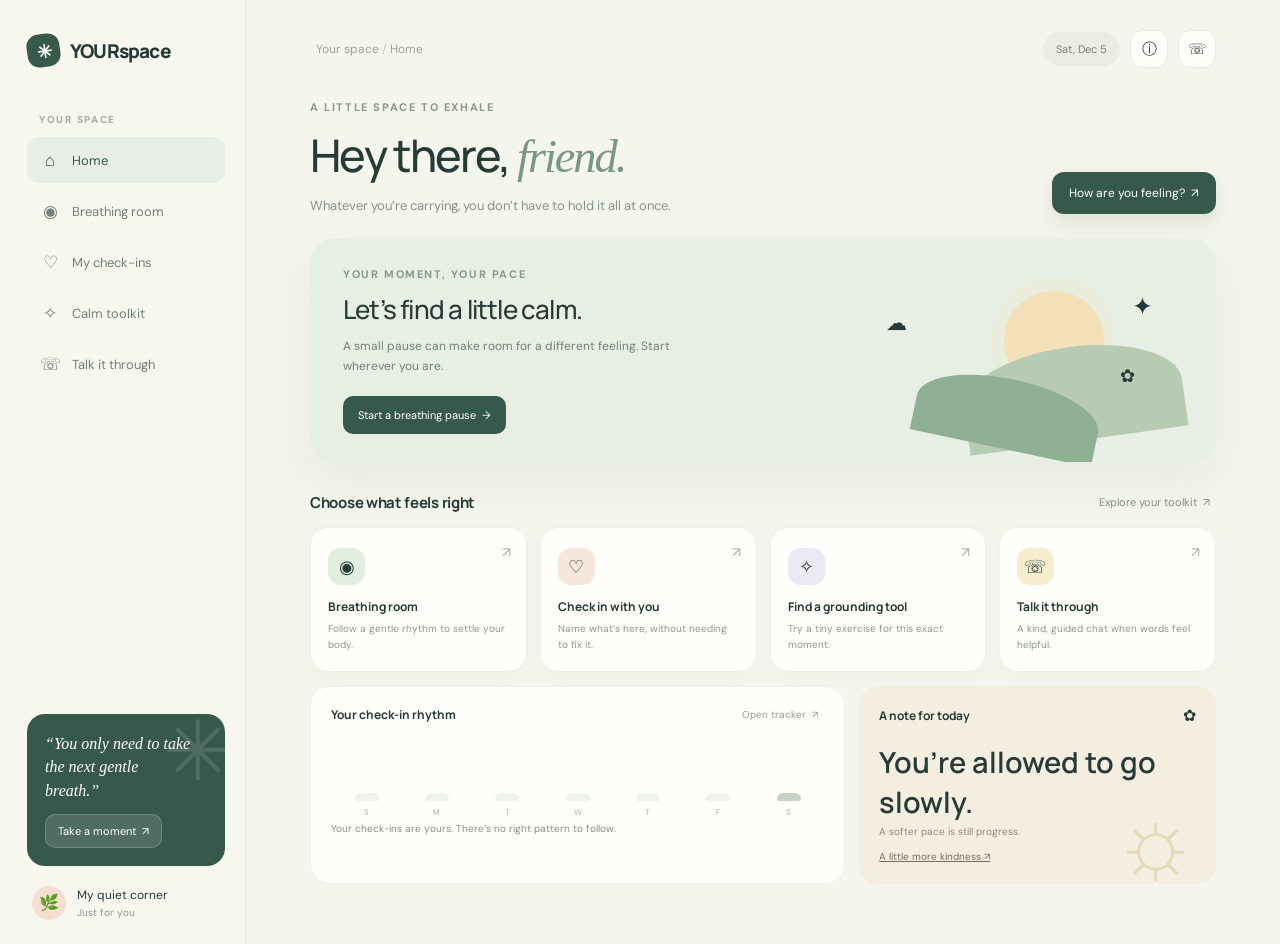
<file: yourspace/index.html>
<!doctype html>
<html lang="en">
<head>
<meta charset="utf-8"><meta name="viewport" content="width=device-width,initial-scale=1"><meta name="theme-color" content="#f4f5ed">
<title>YOURspace — a softer moment</title>
<style>
@import url('https://fonts.googleapis.com/css2?family=DM+Sans:wght@400;500;600;700&family=Manrope:wght@400;500;600;700;800&display=swap');
:root{--ink:#263b38;--muted:#72817a;--paper:#f4f5ed;--white:#fffefa;--sage:#dce9db;--green:#78977e;--deep:#36594b;--peach:#f5dfd0;--lav:#e6e1f0;--yellow:#f3e9bf;--line:#e5e9df;--shadow:0 18px 50px #344c3810;--serif:Georgia,serif}*{box-sizing:border-box}body{margin:0;background:var(--paper);font-family:'DM Sans',sans-serif;color:var(--ink);min-height:100vh}button,input{font:inherit}button{cursor:pointer;color:inherit}.app{display:grid;grid-template-columns:246px 1fr;min-height:100vh;max-width:1600px;margin:auto}.sidebar{padding:30px 20px 24px 27px;display:flex;flex-direction:column;border-right:1px solid #e7e9e1;background:#f7f7f0}.brand{display:flex;align-items:center;gap:10px;font:800 19px Manrope,sans-serif;letter-spacing:-.8px;margin:4px 0 46px}.brand-mark{width:33px;height:33px;border-radius:12px;background:var(--deep);display:grid;place-items:center;color:white;font-size:18px;transform:rotate(-8deg)}.side-label{font-size:10px;letter-spacing:1.7px;color:#a2aca2;font-weight:700;margin:0 0 11px 12px}.nav{display:grid;gap:5px}.nav button{border:0;background:transparent;text-align:left;padding:12px 13px;border-radius:12px;color:#718078;display:flex;align-items:center;gap:12px;font-size:13px;transition:.2s}.nav button:hover,.nav button.active{background:#e8eee5;color:var(--deep)}.nav-icon{font-size:17px;width:20px;text-align:center}.sidebar-bottom{margin-top:auto}.support-card{background:var(--deep);border-radius:18px;padding:18px;color:white;position:relative;overflow:hidden}.support-card:after{content:'✳';position:absolute;right:-8px;top:-16px;color:#ffffff20;font-size:83px}.support-card p{font:italic 16px var(--serif);line-height:1.45;margin:0 0 12px;max-width:150px}.support-card button{background:#ffffff20;border:1px solid #ffffff30;color:white;padding:9px 12px;border-radius:10px;font-size:11px}.profile{display:flex;align-items:center;gap:11px;margin:20px 5px 0;font-size:12px}.avatar{width:34px;height:34px;border-radius:50%;background:var(--peach);display:grid;place-items:center;font-size:16px}.profile small{display:block;color:#8b9890;margin-top:3px}.main{padding:30px clamp(22px,5vw,72px) 60px;max-width:1354px;width:100%;margin:auto}.topbar{display:flex;align-items:center;justify-content:space-between;margin-bottom:32px}.crumb{color:#9aa39c;font-size:12px}.top-actions{display:flex;align-items:center;gap:10px}.icon-btn{border:1px solid var(--line);background:#fffefa;width:38px;height:38px;border-radius:12px;font-size:15px;transition:.2s}.icon-btn:hover{transform:translateY(-2px);background:white;box-shadow:var(--shadow)}.date-pill{font-size:11px;color:#758179;background:#ebece4;padding:10px 13px;border-radius:20px}.greeting{display:flex;justify-content:space-between;align-items:end;gap:24px;margin-bottom:25px}.eyebrow{font-size:11px;color:#89988c;letter-spacing:1.6px;text-transform:uppercase;font-weight:700;margin-bottom:10px}.greeting h1{font:500 clamp(30px,4vw,45px) Manrope,sans-serif;letter-spacing:-2px;margin:0}.greeting h1 em{font:italic 500 1.03em var(--serif);color:var(--green)}.greeting p{color:#87928b;margin:11px 0 0;font-size:13px}.hello{border:0;background:var(--deep);color:white;border-radius:12px;padding:13px 17px;font-size:12px;box-shadow:0 7px 18px #36594b20;transition:.2s}.hello:hover,.primary:hover{transform:translateY(-2px);box-shadow:0 12px 24px #36594b25}.hero{background:#e7eee4;border-radius:24px;padding:28px 33px;display:grid;grid-template-columns:1.25fr .75fr;min-height:207px;align-items:center;position:relative;overflow:hidden;box-shadow:var(--shadow)}.hero h2{font:500 26px Manrope,sans-serif;letter-spacing:-.8px;margin:0 0 9px}.hero p{color:#718278;max-width:350px;font-size:12px;line-height:1.7;margin:0 0 19px}.primary{background:var(--deep);color:white;border:0;border-radius:10px;padding:12px 15px;font-size:11px;transition:.2s}.hero-art{height:145px;display:grid;place-items:center;position:relative}.sun{width:100px;height:100px;border-radius:50%;background:#f3dfb8;position:absolute;top:13px;right:25%;box-shadow:0 0 0 14px #f3dfb833}.hill{position:absolute;bottom:-18px;border-radius:50% 50% 0 0;width:220px;height:94px;background:#b6cbb2;right:0;transform:rotate(-8deg)}.hill.two{background:#8eaf94;height:70px;width:185px;right:83px;bottom:-26px;transform:rotate(12deg)}.float{position:absolute;animation:drift 5s ease-in-out infinite}.float.f1{right:30px;top:12px;font-size:25px}.float.f2{left:18px;top:31px;font-size:21px;animation-delay:-2s}.float.f3{right:48px;bottom:35px;font-size:18px;animation-delay:-3s}@keyframes drift{0%,100%{transform:translateY(0) rotate(-4deg)}50%{transform:translateY(-9px) rotate(5deg)}}.section-head{display:flex;justify-content:space-between;align-items:center;margin:30px 0 14px}.section-head h2{font:700 15px Manrope;margin:0;letter-spacing:-.3px}.section-head button{border:0;background:none;color:#839187;font-size:11px}.cards{display:grid;grid-template-columns:repeat(4,1fr);gap:13px}.tool-card{border:1px solid #edf0e9;border-radius:18px;background:var(--white);padding:18px 17px 16px;text-align:left;min-height:145px;transition:.25s;box-shadow:0 5px 18px #344c3806;position:relative;overflow:hidden}.tool-card:hover{transform:translateY(-4px);box-shadow:var(--shadow);border-color:#d9e4d7}.tool-card .bubble{height:37px;width:37px;border-radius:13px;display:grid;place-items:center;font-size:18px;margin-bottom:13px}.bubble.mint{background:#e1eee0}.bubble.peach{background:#f7e6dc}.bubble.lav{background:#ece8f4}.bubble.yellow{background:#f5edce}.tool-card h3{font:700 12px Manrope;margin:0 0 6px}.tool-card p{font-size:10px;color:#8c9990;line-height:1.55;margin:0}.card-arrow{position:absolute;right:15px;top:15px;color:#a4afa6;font-size:14px}.bottom-grid{display:grid;grid-template-columns:1.2fr .8fr;gap:14px;margin-top:14px}.panel{border:1px solid #edf0e9;background:var(--white);border-radius:19px;padding:19px 20px;min-height:160px}.panel-title{display:flex;justify-content:space-between;align-items:center}.panel-title h3{font:700 12px Manrope;margin:0}.panel-title button{border:0;background:none;color:#91a095;font-size:10px}.chart{height:94px;display:flex;align-items:end;gap:9px;padding:14px 5px 0}.bar-col{flex:1;display:grid;justify-items:center;gap:6px;height:100%;align-content:end}.bar{width:min(24px,65%);border-radius:8px 8px 3px 3px;background:#d9e7d8;min-height:6px;transition:height .5s}.bar.today{background:#829f86}.bar-col small{color:#a4aea5;font-size:8px}.trend-note{font-size:10px;color:#849188;margin:5px 0 0}.streak-card{height:100%;border:0;background:#f4eee0;position:relative;overflow:hidden}.streak-card:after{content:'☼';position:absolute;right:16px;bottom:-20px;font-size:96px;color:#e6d9b7}.streak-card .big{font:600 29px Manrope;margin:16px 0 3px}.streak-card p{font-size:10px;color:#938b77;margin:0}.streak-card button{position:relative;z-index:1;margin-top:12px;background:none;border:0;padding:0;color:#726e5b;font-size:10px;text-decoration:underline}.modal-backdrop{position:fixed;inset:0;background:#1e332d68;backdrop-filter:blur(5px);z-index:10;display:none;align-items:center;justify-content:center;padding:18px}.modal-backdrop.open{display:flex;animation:fade .2s}@keyframes fade{from{opacity:0}to{opacity:1}}.modal{background:var(--white);border-radius:24px;width:min(620px,100%);max-height:min(90vh,780px);overflow:auto;padding:27px;box-shadow:0 28px 80px #14231f3b;position:relative}.modal-close{position:absolute;right:19px;top:18px;width:34px;height:34px;border:0;border-radius:10px;background:#f0f2eb;font-size:16px}.modal-kicker{font-size:10px;color:#8ba08d;text-transform:uppercase;letter-spacing:1.7px;font-weight:700;margin:4px 0 10px}.modal h2{font:600 25px Manrope;letter-spacing:-.8px;margin:0 35px 8px 0}.modal-sub{font-size:12px;color:#829087;line-height:1.65;margin:0 0 22px}.breath-layout{text-align:center;padding:2px 0 8px}.breath-orb{width:154px;height:154px;border-radius:50%;background:radial-gradient(circle at 35% 30%,#d8ead7,#94b39a);margin:13px auto 16px;box-shadow:0 0 0 18px #e8f0e6,0 0 0 35px #eff4eb;display:grid;place-items:center;color:#fff;font:500 14px Manrope;transition:transform 4s ease-in-out}.breath-orb.inhale{transform:scale(1.18)}.breath-orb.exhale{transform:scale(.86)}.timer{font:600 20px Manrope;margin:10px}.row{display:flex;gap:9px;justify-content:center;flex-wrap:wrap}.secondary{border:1px solid var(--line);background:white;border-radius:10px;padding:11px 15px;font-size:11px}.breath-chart{display:flex;align-items:center;justify-content:center;gap:7px;margin:18px 0 5px}.breath-chart span{font-size:9px;color:#718178;background:#eef2eb;border-radius:20px;padding:6px 9px}.tracker-scale{display:grid;grid-template-columns:repeat(5,1fr);gap:8px;margin:14px 0}.mood{border:1px solid var(--line);background:white;border-radius:13px;padding:12px 5px;font-size:20px;transition:.15s}.mood small{display:block;font-size:9px;color:#849188;margin-top:5px}.mood.selected{background:#e5eee2;border-color:#a8c3a9;transform:translateY(-3px)}.field{width:100%;border:1px solid var(--line);border-radius:12px;padding:12px;background:#fffefa;outline:none;font-size:12px;color:var(--ink)}.field:focus{border-color:#9db79f}.saved-list{display:grid;gap:7px;margin-top:16px}.saved-entry{display:flex;justify-content:space-between;background:#f5f6f0;border-radius:10px;padding:10px 12px;font-size:10px;color:#64746a}.solutions{display:grid;grid-template-columns:1fr 1fr;gap:10px}.solution{border:1px solid var(--line);background:#fffefa;border-radius:15px;padding:15px;text-align:left;transition:.2s}.solution:hover{background:#f3f6ef;transform:translateY(-2px)}.solution strong{display:block;font:700 12px Manrope;margin:8px 0 5px}.solution span{font-size:10px;color:#849188;line-height:1.5}.activity-box{background:#f0f4ec;border-radius:16px;padding:17px;line-height:1.8;font-size:12px;color:#53675b}.chatbox{height:280px;overflow:auto;background:#f6f7f1;border-radius:15px;padding:14px;display:flex;flex-direction:column;gap:9px;margin-bottom:11px}.msg{max-width:85%;padding:10px 12px;border-radius:13px;font-size:11px;line-height:1.55}.msg.bot{background:white;align-self:flex-start;border:1px solid #edf0e9}.msg.user{background:#dfeade;align-self:flex-end}.chat-form{display:flex;gap:8px}.chat-form input{flex:1}.tour-step{font:italic 20px var(--serif);line-height:1.5;color:#506459;margin:16px 0 22px}.tour-controls{display:flex;justify-content:space-between;align-items:center}.dots{display:flex;gap:5px}.dots i{height:5px;width:5px;border-radius:6px;background:#d9dfd6}.dots i.on{width:16px;background:#819d85}.focus-screen{text-align:center;background:#eff3ea;border-radius:17px;padding:25px 18px;margin:12px 0}.focus-screen .focus-emoji{font-size:38px;margin-bottom:12px}.focus-screen h3{font:600 16px Manrope;margin:0 0 8px}.focus-screen p{font-size:11px;color:#77857c;line-height:1.7;margin:0}.toast{position:fixed;bottom:22px;left:50%;transform:translate(-50%,20px);opacity:0;background:#294a3d;color:white;border-radius:30px;padding:11px 17px;font-size:11px;z-index:20;transition:.3s;pointer-events:none}.toast.show{transform:translate(-50%,0);opacity:1}.mobile-menu{display:none}
.float{cursor:grab;touch-action:none;user-select:none}.float:active{cursor:grabbing}
.tour-widget{margin:7px 0 19px;border:1px solid #d8c494;border-radius:17px;background:linear-gradient(135deg,#254f40,#17392f);padding:16px;color:#fffaf0;box-shadow:0 12px 25px #203f3326;position:relative;overflow:hidden}.tour-widget:after{content:'✦';position:absolute;right:14px;top:9px;color:#d5b56c88;font-size:18px}.widget-label{font-size:8px;letter-spacing:1.6px;color:#e0c681;text-transform:uppercase;font-weight:700}.widget-row{display:flex;align-items:center;gap:10px;margin-top:11px}.widget-glyph{width:34px;height:34px;border:1px solid #c9a85e;border-radius:12px;display:grid;place-items:center;color:#e4c574;font-size:17px}.widget-copy strong{font:600 11px Manrope;display:block;color:#fff8e7}.widget-copy small{display:block;color:#d2ded4;font-size:9px;margin-top:4px}.widget-preview{display:flex;gap:5px;margin-top:11px}.widget-preview span{border:1px solid #ffffff25;background:#ffffff0e;border-radius:9px;padding:6px 8px;color:#e4d19d;font-size:9px}.tour-meter{height:3px;background:#ffffff22;border-radius:4px;margin-top:12px;overflow:hidden}.tour-meter i{height:100%;display:block;background:#d5b56c;border-radius:4px;transition:width .3s}.modal .modal-kicker{color:#9b8146}.tour-controls .primary{background:#245542;border:1px solid #b89950}.tour-controls .secondary{border-color:#d8c494;color:#45604e}@media(max-width:900px){.app{grid-template-columns:76px 1fr}.sidebar{padding:25px 11px}.brand{justify-content:center;margin-bottom:40px}.brand-name,.side-label,.nav button span:not(.nav-icon),.support-card,.profile div:not(.avatar){display:none}.nav button{justify-content:center;padding:13px 8px}.nav-icon{font-size:19px}.profile{justify-content:center;margin:20px 0}.cards{grid-template-columns:repeat(2,1fr)}}@media(max-width:640px){.app{display:block}.sidebar{display:none}.main{padding:18px 16px 40px}.topbar{margin-bottom:24px}.mobile-menu{display:inline-grid}.greeting{align-items:start}.greeting h1{font-size:31px}.greeting p{font-size:11px}.hello{padding:11px 12px;white-space:nowrap;margin-top:20px}.hero{grid-template-columns:1fr;padding:23px 22px;min-height:195px}.hero-art{position:absolute;right:0;bottom:-18px;width:170px;opacity:.72}.hero-copy{position:relative;z-index:1}.hero p{max-width:230px}.cards{gap:9px}.tool-card{padding:14px;min-height:136px}.bottom-grid{grid-template-columns:1fr}.panel{min-height:145px}.modal{padding:23px 19px}.modal h2{font-size:22px}.date-pill{display:none}}
</style>
</head>
<body>
<div class="app">
<aside class="sidebar"><div class="brand"><span class="brand-mark">✳</span><span class="brand-name">YOURspace</span></div><div class="side-label">YOUR SPACE</div><nav class="nav"><button class="active" data-open="home"><span class="nav-icon">⌂</span><span>Home</span></button><button data-open="breathing"><span class="nav-icon">◉</span><span>Breathing room</span></button><button data-open="tracker"><span class="nav-icon">♡</span><span>My check-ins</span></button><button data-open="solutions"><span class="nav-icon">✧</span><span>Calm toolkit</span></button><button data-open="chat"><span class="nav-icon">☏</span><span>Talk it through</span></button></nav><div class="sidebar-bottom"><div class="support-card"><p>“You only need to take the next gentle breath.”</p><button data-open="breathing">Take a moment&nbsp; ↗</button></div><div class="profile"><div class="avatar">🌿</div><div>My quiet corner<small>Just for you</small></div></div></div></aside>
<main class="main"><div class="topbar"><div class="crumb"><button class="icon-btn mobile-menu" data-open="tour" aria-label="Take a tour">☰</button> &nbsp; Your space <span style="color:#c0c8c0"> / </span> <span id="crumb">Home</span></div><div class="top-actions"><div class="date-pill" id="date"></div><button class="icon-btn" data-open="tour" title="Take a tour">ⓘ</button><button class="icon-btn" data-open="chat" title="Open calm chat">☏</button></div></div>
<section class="greeting"><div><div class="eyebrow">A LITTLE SPACE TO EXHALE</div><h1>Hey there, <em>friend.</em></h1><p>Whatever you’re carrying, you don’t have to hold it all at once.</p></div><button class="hello" data-open="tracker">How are you feeling? &nbsp;↗</button></section>
<section class="hero"><div class="hero-copy"><div class="eyebrow">YOUR MOMENT, YOUR PACE</div><h2>Let’s find a little calm.</h2><p>A small pause can make room for a different feeling. Start wherever you are.</p><button class="primary" data-open="breathing">Start a breathing pause &nbsp;→</button></div><div class="hero-art"><div class="sun"></div><div class="hill"></div><div class="hill two"></div><span class="float f1">✦</span><span class="float f2">☁</span><span class="float f3">✿</span></div></section>
<div class="section-head"><h2>Choose what feels right</h2><button data-open="solutions">Explore your toolkit&nbsp; ↗</button></div>
<section class="cards"><button class="tool-card" data-open="breathing"><span class="card-arrow">↗</span><span class="bubble mint">◉</span><h3>Breathing room</h3><p>Follow a gentle rhythm to settle your body.</p></button><button class="tool-card" data-open="tracker"><span class="card-arrow">↗</span><span class="bubble peach">♡</span><h3>Check in with you</h3><p>Name what’s here, without needing to fix it.</p></button><button class="tool-card" data-open="solutions"><span class="card-arrow">↗</span><span class="bubble lav">✧</span><h3>Find a grounding tool</h3><p>Try a tiny exercise for this exact moment.</p></button><button class="tool-card" data-open="chat"><span class="card-arrow">↗</span><span class="bubble yellow">☏</span><h3>Talk it through</h3><p>A kind, guided chat when words feel helpful.</p></button></section>
<div class="bottom-grid"><section class="panel"><div class="panel-title"><h3>Your check-in rhythm</h3><button data-open="tracker">Open tracker&nbsp; ↗</button></div><div class="chart" id="miniChart"></div><p class="trend-note" id="trendNote">Your check-ins are yours. There’s no right pattern to follow.</p></section><section class="panel streak-card"><div class="panel-title"><h3>A note for today</h3><span>✿</span></div><div class="big" id="dailyNote">You’re allowed to go slowly.</div><p>A softer pace is still progress.</p><button data-open="note">A little more kindness ↗</button></section></div>
</main></div>
<div class="modal-backdrop" id="backdrop"><section class="modal" role="dialog" aria-modal="true"><button class="modal-close" id="close" aria-label="Close">×</button><div id="modalContent"></div></section></div><div class="toast" id="toast"></div>
<script>
const $=s=>document.querySelector(s), $$=s=>document.querySelectorAll(s); const backdrop=$('#backdrop'), content=$('#modalContent'); let breathTimer=null,breathRunning=false,breathSeconds=0,selectedMood=0,tourIndex=0,focusIndex=0;
$('#date').textContent=new Intl.DateTimeFormat(undefined,{weekday:'short',month:'short',day:'numeric'}).format(new Date());
const tour=[['Welcome to your softer space','YOURspace is a gentle place to pause, check in, and explore small tools. You can move at your own pace.'],['Start with your breath','The breathing room guides you through an easy inhale and exhale. You can pause or stop any time.'],['Notice what’s here','Your check-ins help you notice patterns over time. They stay on this device, and you can skip any day.'],['Choose a tool that fits','Grounding, gentle movement, and thought prompts offer different ways to meet this moment.'],['You’re not alone','The calm chat can guide a short exercise or help you find words. For urgent help, reach out to someone you trust or local emergency support.']];
function openModal(which){clearInterval(breathTimer);breathRunning=false;const titleMap={home:'Home',breathing:'Breathing room',tracker:'My check-ins',solutions:'Calm toolkit',chat:'Talk it through',tour:'A gentle tour',note:'A note for you'};$('#crumb').textContent=titleMap[which]||'A little kindness';backdrop.classList.add('open');if(which==='breathing')renderBreathing();else if(which==='tracker')renderTracker();else if(which==='solutions')renderSolutions();else if(which==='chat')renderChat();else if(which==='tour')renderTour();else if(which==='note')renderNote();else {backdrop.classList.remove('open');$('#crumb').textContent='Home'}}
function closeModal() {backdrop.classList.remove('open');clearInterval(breathTimer);breathRunning=false;$('#crumb').textContent='Home'}
$$('[data-open]').forEach(b=>b.addEventListener('click',()=>openModal(b.dataset.open)));$$('.float').forEach(icon=>{icon.addEventListener('pointerdown',e=>{e.preventDefault();const r=icon.parentElement.getBoundingClientRect(),ir=icon.getBoundingClientRect();icon.style.left=(ir.left-r.left)+'px';icon.style.top=(ir.top-r.top)+'px';icon.style.right='auto';icon.style.bottom='auto';icon.setPointerCapture(e.pointerId);icon.dataset.x=e.clientX-ir.left;icon.dataset.y=e.clientY-ir.top});icon.addEventListener('pointermove',e=>{if(!icon.hasPointerCapture(e.pointerId))return;const r=icon.parentElement.getBoundingClientRect();icon.style.left=Math.max(0,Math.min(r.width-icon.offsetWidth,e.clientX-r.left-Number(icon.dataset.x)))+'px';icon.style.top=Math.max(0,Math.min(r.height-icon.offsetHeight,e.clientY-r.top-Number(icon.dataset.y)))+'px'});icon.addEventListener('pointerup',e=>{if(icon.hasPointerCapture(e.pointerId))icon.releasePointerCapture(e.pointerId)})});$('#close').onclick=closeModal;backdrop.addEventListener('click',e=>{if(e.target===backdrop)closeModal()});document.addEventListener('keydown',e=>{if(e.key==='Escape')closeModal()});
function renderBreathing(){content.innerHTML=`<div class="modal-kicker">BREATHING ROOM · ABOUT 1 MIN</div><h2>Arrive in this moment.</h2><p class="modal-sub">Let your breath be comfortable. There’s nothing to force here; pause whenever you need.</p><div class="breath-layout"><div class="breath-orb" id="orb">Ready when<br>you are</div><div class="timer" id="breathTimer">60</div><div class="breath-chart"><span>Inhale · 4</span><span>Rest · 2</span><span>Exhale · 6</span></div><div class="row"><button class="primary" id="breathStart">Begin gently</button><button class="secondary" id="breathReset">Reset</button></div></div>`;$('#breathStart').onclick=()=>{if(breathRunning){clearInterval(breathTimer);breathRunning=false;$('#breathStart').textContent='Continue';return}breathRunning=true;$('#breathStart').textContent='Pause';breathSeconds=breathSeconds||60;let phase=0;const phases=[['Breathe in',4,'inhale'],['Soft pause',2,''],['Breathe out',6,'exhale']];function tick(){if(breathSeconds<=0){clearInterval(breathTimer);breathRunning=false;$('#orb').innerHTML='Well done<br>being here';$('#breathStart').textContent='Begin again';return}let p=phases[phase%3];$('#orb').innerHTML=p[0];$('#orb').className='breath-orb '+p[2];$('#breathTimer').textContent=breathSeconds+' seconds';phase++;breathSeconds-=Math.min(p[1],breathSeconds)}tick();breathTimer=setInterval(tick,4000)};$('#breathReset').onclick=()=>{breathSeconds=0;renderBreathing()}}
function getEntries(){try{return JSON.parse(localStorage.getItem('stillspaceEntries')||'[]')}catch{return []}}function saveEntries(v){localStorage.setItem('stillspaceEntries',JSON.stringify(v))}const moods=[['😌','Settled'],['🙂','Okay'],['😐','In between'],['😟','Anxious'],['😣','A lot']];
function renderTracker(){const entries=getEntries();content.innerHTML=`<div class="modal-kicker">MY CHECK-INS · PRIVATE ON THIS DEVICE</div><h2>How are you arriving?</h2><p class="modal-sub">Choose the closest fit. You don’t need the perfect word, and you can change it later.</p><div class="tracker-scale">${moods.map((m,i)=>`<button class="mood" data-mood="${i+1}">${m[0]}<small>${m[1]}</small></button>`).join('')}</div><label class="modal-kicker" for="noteInput">ANYTHING YOU WANT TO REMEMBER?</label><textarea class="field" id="noteInput" rows="3" placeholder="A feeling, a moment, or leave this blank..."></textarea><div class="row" style="justify-content:flex-end;margin-top:12px"><button class="primary" id="saveCheck">Save this check-in</button></div><div class="saved-list">${entries.slice(-4).reverse().map(e=>`<div class="saved-entry"><span>${moods[e.mood-1]?.[0]||'♡'} &nbsp;${moods[e.mood-1]?.[1]||''} ${e.note?`· “${escapeHtml(e.note)}”`:''}</span><span>${new Date(e.date).toLocaleDateString(undefined,{month:'short',day:'numeric'})}</span></div>`).join('')||'<p class="trend-note">Your check-ins will appear here when you save one.</p>'}</div>`;$$('.mood').forEach(b=>b.onclick=()=>{$$('.mood').forEach(x=>x.classList.remove('selected'));b.classList.add('selected');selectedMood=+b.dataset.mood});$('#saveCheck').onclick=()=>{if(!selectedMood){toast('Choose the feeling that fits best for you.');return}const list=getEntries();list.push({mood:selectedMood,note:$('#noteInput').value.trim(),date:new Date().toISOString()});saveEntries(list);selectedMood=0;renderTracker();renderChart();toast('Your check-in is saved here. Thank you for noticing.') }}
function escapeHtml(s){return s.replace(/[&<>"']/g,c=>({'&':'&amp;','<':'&lt;','>':'&gt;','"':'&quot;',"'":'&#39;'}[c]))}
const tools=[['👀','5–4–3–2–1 grounding','Use your senses to gently reconnect with the room.'],['🫶','Soften your shoulders','A brief body check can help release held tension.'],['📝','Set the thought down','Give a looping thought a little space on paper.'],['🚶','Tiny movement break','Try a slow stretch or a few unhurried steps.'],['🌤️','Widen the view','Look around and notice what is safe and steady right now.'],['💧','Comfort basics','A sip of water, warmth, or a quieter spot can help.']];
function renderSolutions(){content.innerHTML=`<div class="modal-kicker">CALM TOOLKIT · PICK WHAT FEELS DOABLE</div><h2>What might help right now?</h2><p class="modal-sub">There’s no best answer. Choose one that sounds kind to you—or close this and try later.</p><div class="solutions">${tools.map((t,i)=>`<button class="solution" data-tool="${i}"><span>${t[0]}</span><strong>${t[1]}</strong><span>${t[2]}</span></button>`).join('')}</div>`;$$('[data-tool]').forEach(b=>b.onclick=()=>renderActivity(+b.dataset.tool))}
function renderActivity(i){const prompts=[['Name five things you can see.','Four things you can feel.','Three things you can hear.','Two things you can smell.','One thing you can taste or appreciate.'],['Let your shoulders rise toward your ears. Hold for a second, then let them fall. Notice what changed—if anything.'],['Imagine placing the thought on a leaf and watching it float by. You don’t have to solve it this minute. What would you like to set down?'],['Roll your shoulders slowly. Reach your arms up only as far as comfortable. Let your body choose the pace.'],['Find one shape, one color, and one steady object in the room. Let your eyes rest there for a moment.'],['Ask yourself: am I thirsty, cold, tired, or needing a little space? Pick one small comfort you can offer yourself.']];content.innerHTML=`<div class="modal-kicker">A SMALL PRACTICE</div><h2>${tools[i][1]}</h2><p class="modal-sub">Take what helps and leave the rest.</p><div class="activity-box">${prompts[i].map((p,j)=>`<div>${prompts[i].length>1?`<strong>${i===0?['5','4','3','2','1'][j]:''}</strong> &nbsp;`:''}${p}</div>`).join('')}</div><div class="row" style="justify-content:space-between;margin-top:15px"><button class="secondary" id="backTools">← All tools</button><button class="primary" id="doneTool">That was enough</button></div>`;$('#backTools').onclick=renderSolutions;$('#doneTool').onclick=()=>{toast('You showed up for yourself. That counts.');closeModal()}}
function renderChat(){const conf=JSON.parse(localStorage.getItem('stillspaceLocalLLM')||'{"url":"http://localhost:11434","model":"qwen2.5:3b"}');content.innerHTML=`<div class="modal-kicker">A KIND PLACE TO START · LOCAL CHAT</div><h2>We can take this one breath at a time.</h2><p class="modal-sub">Connect a local Ollama model for private, on-device replies. Your messages go only to the local endpoint you set here. Without a connection, YOURspace uses built-in guided prompts.</p><details style="margin:0 0 13px;background:#f4f6ef;border-radius:12px;padding:10px 12px"><summary style="cursor:pointer;font-size:10px;color:#65776b">Local model settings</summary><div style="display:flex;gap:7px;margin-top:10px;flex-wrap:wrap"><input class="field" id="llmUrl" aria-label="Local Ollama URL" value="${escapeHtml(conf.url)}" style="flex:1;min-width:170px"><input class="field" id="llmModel" aria-label="Ollama model name" value="${escapeHtml(conf.model)}" style="width:150px"><button class="secondary" id="saveLLM">Save</button></div><small style="display:block;color:#89968d;font-size:9px;margin-top:6px">Ollama must be running locally with the named model installed. Defaults to qwen2.5:3b.</small></details><div class="chatbox" id="chatbox"><div class="msg bot">Hi, I’m here with you. Would a grounding exercise, a breathing pause, or a little space to talk feel best?</div></div><form class="chat-form" id="chatForm"><input class="field" id="chatInput" placeholder="Type what feels useful..." autocomplete="off"><button class="primary">Send</button></form><p class="trend-note">This isn’t a crisis service. If you might be in immediate danger, contact local emergency services or someone you trust now.</p>`;$('#saveLLM').onclick=()=>{const v={url:$('#llmUrl').value.trim().replace(/\/$/,''),model:$('#llmModel').value.trim()};localStorage.setItem('stillspaceLocalLLM',JSON.stringify(v));toast('Local model settings saved on this device.')};$('#chatForm').onsubmit=async e=>{e.preventDefault();const inp=$('#chatInput'),v=inp.value.trim();if(!v)return;addMsg(v,'user');inp.value='';const box=$('#chatbox'),pending=document.createElement('div');pending.className='msg bot';pending.textContent='Taking a gentle moment…';box.append(pending);box.scrollTop=box.scrollHeight;const cfg=JSON.parse(localStorage.getItem('stillspaceLocalLLM')||'{"url":"http://localhost:11434","model":"qwen2.5:3b"}');try{const res=await fetch(cfg.url+'/api/chat',{method:'POST',headers:{'Content-Type':'application/json'},body:JSON.stringify({model:cfg.model,stream:false,messages:[{role:'system',content:'You are a warm, nonjudgmental anxiety support companion. Use brief, gentle language. Offer practical grounding or breathing options and ask one question at a time. Do not diagnose, claim to be a therapist, or provide medical advice. If the person may be in immediate danger or mentions self-harm, encourage them to contact local emergency services or a trusted person now.'},{role:'user',content:v}]})});if(!res.ok)throw Error('Local model returned '+res.status);const data=await res.json();pending.textContent=data.message?.content||reply(v)}catch(err){pending.textContent=reply(v)+' (Local model unavailable; showing a guided prompt instead.)'}}}
function addMsg(text,who){const box=$('#chatbox');if(!box)return;const d=document.createElement('div');d.className='msg '+who;d.textContent=text;box.append(d);box.scrollTop=box.scrollHeight}function reply(v){const x=v.toLowerCase();if(/breath|breathe|panic/.test(x))return'I’m sorry this feels intense. If it feels comfortable, try breathing out a little longer than you breathe in. Want to open the guided breathing room?';if(/scared|afraid|worry|anxious|anxiety/.test(x))return'That sounds heavy to carry. You don’t have to figure it all out at once. Can we name one thing you can see around you right now?';if(/sad|lonely|alone/.test(x))return'I’m glad you told me. You deserve care with this. Is there someone safe you could reach out to, even with a simple “could you sit with me?”';if(/help|what do|stuck/.test(x))return'Let’s make the next step very small: feel your feet on the floor, unclench your jaw if you can, and choose one thing that would make this moment 1% easier.';return'Thank you for sharing that with me. What feels most present in your body right now—or would you rather try a grounding exercise together?'}
function renderTour(){const widgets=[['✳','YOURspace home','Your calm dashboard','Daily note · Check-in · Tools'],['◉','Breathing room','Follow a slower rhythm','Inhale 4 · Rest 2 · Exhale 6'],['♡','Your check-in','Notice, name, and let go','Private · Gentle · Your pace'],['✧','Calm toolkit','A small tool for right now','Grounding · Stretch · Reset'],['☏','Talk it through','A kind guided conversation','Local model · Private chat']];const w=widgets[tourIndex];content.innerHTML=`<div class="modal-kicker">A GENTLE TOUR · ${tourIndex+1} OF ${tour.length}</div><h2>${tour[tourIndex][0]}</h2><div class="tour-widget"><div class="widget-label">YOURSPACE · ${String(tourIndex+1).padStart(2,'0')} / 05</div><div class="widget-row"><div class="widget-glyph">${w[0]}</div><div class="widget-copy"><strong>${w[1]}</strong><small>${w[2]}</small></div></div><div class="widget-preview">${w[3].split(' · ').map(x=>`<span>${x}</span>`).join('')}</div><div class="tour-meter"><i style="width:${(tourIndex+1)*20}%"></i></div></div><div class="tour-step">${tour[tourIndex][1]}</div><div class="tour-controls"><button class="secondary" id="tourSkip">Close tour</button><span class="dots">${tour.map((_,i)=>`<i class="${i===tourIndex?'on':''}"></i>`).join('')}</span><button class="primary" id="tourNext">${tourIndex===tour.length-1?'Let’s begin':'Next'} →</button></div>`;$('#tourSkip').onclick=closeModal;$('#tourNext').onclick=()=>{if(tourIndex===tour.length-1){tourIndex=0;closeModal();toast('Welcome to your space.')}else{tourIndex++;renderTour()}}}
function renderNote(){const notes=['You’re allowed to go slowly.','You don’t need to earn your rest.','One small step is still a step.','You can begin again as many times as you need.','A feeling is real, and it can change.'];const n=notes[Math.floor(Math.random()*notes.length)];content.innerHTML=`<div class="modal-kicker">A NOTE FOR YOU</div><h2>Something gentle to remember.</h2><div class="focus-screen"><div class="focus-emoji">🌿</div><h3>${n}</h3><p>Take a moment to let those words land. There’s no rush.</p></div><div class="row"><button class="secondary" id="anotherNote">Another note</button><button class="primary" id="keepNote">Keep this with me</button></div>`;$('#anotherNote').onclick=renderNote;$('#keepNote').onclick=()=>{toast('Take this thought with you.');closeModal()}}
function renderChart(){const entries=getEntries();const now=new Date();const vals=[];for(let d=6;d>=0;d--){let date=new Date(now);date.setDate(now.getDate()-d);const e=entries.filter(x=>new Date(x.date).toDateString()===date.toDateString()).slice(-1)[0];vals.push({day:new Intl.DateTimeFormat(undefined,{weekday:'narrow'}).format(date),mood:e?.mood||0})}$('#miniChart').innerHTML=vals.map((x,i)=>`<div class="bar-col"><div class="bar ${i===6?'today':''}" style="height:${x.mood?Math.max(12,(6-x.mood)*15+15):8}px;opacity:${x.mood?1:.45}" title="${x.mood?moods[x.mood-1][1]:'No check-in'}"></div><small>${x.day}</small></div>`).join('');const today=entries.filter(x=>new Date(x.date).toDateString()===now.toDateString()).length;$('#trendNote').textContent=today?'You checked in today. Thank you for making space for yourself.':'Your check-ins are yours. There’s no right pattern to follow.'}renderChart();let toastT;function toast(s){const t=$('#toast');t.textContent=s;t.classList.add('show');clearTimeout(toastT);toastT=setTimeout(()=>t.classList.remove('show'),2600)}
</script></body></html>
</file>
